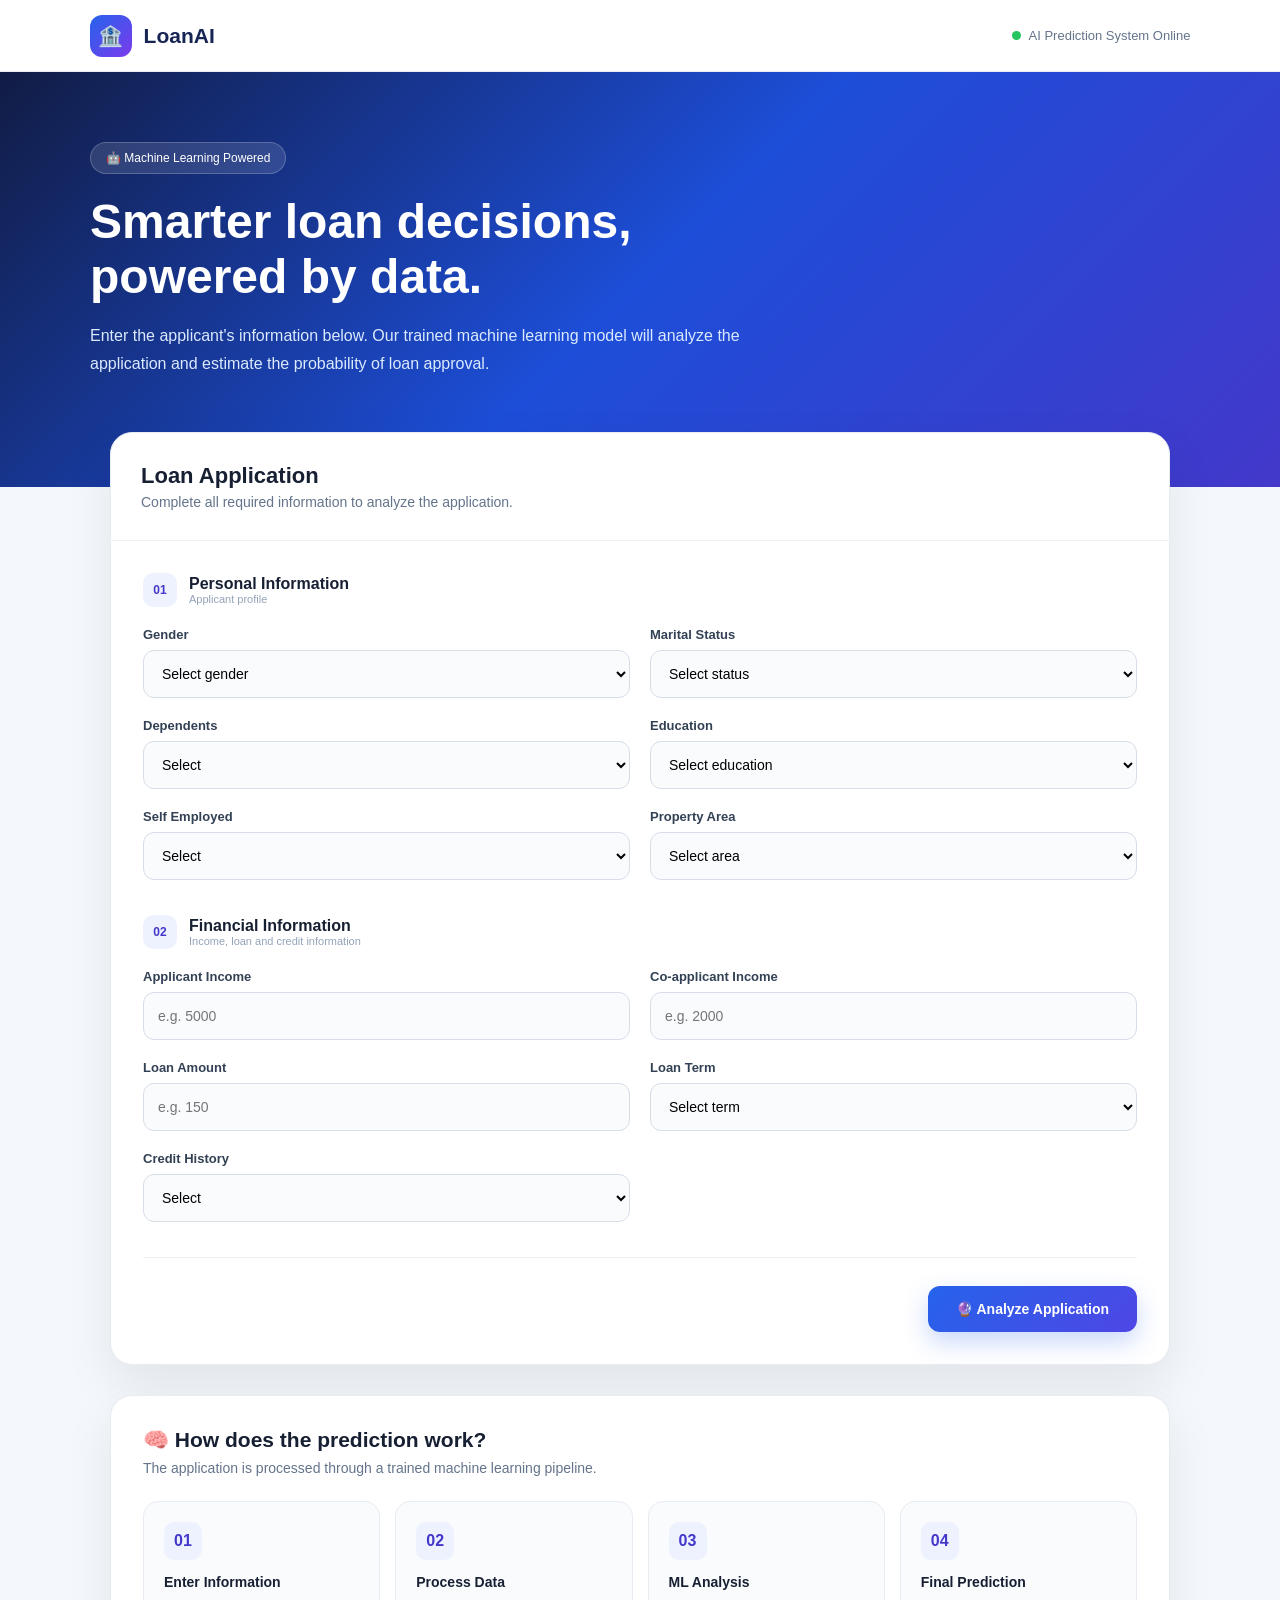
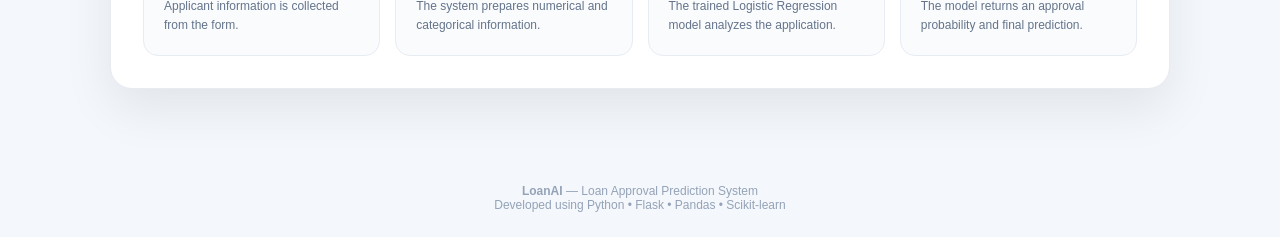
<file: templates/index.html>
<!DOCTYPE html>
<html lang="en">

<head>

    <meta charset="UTF-8">

    <meta
        name="viewport"
        content="width=device-width, initial-scale=1.0"
    >

    <title>LoanAI | Loan Application</title>


    <style>

        * {
            margin: 0;
            padding: 0;
            box-sizing: border-box;
        }


        body {

            font-family:
                Arial,
                Helvetica,
                sans-serif;

            background: #f4f7fb;

            color: #172033;

        }


        /* ==================================================
           NAVBAR
        ================================================== */

        .navbar {

            height: 72px;

            background: white;

            border-bottom:
                1px solid #e7ebf2;

            display: flex;

            justify-content:
                space-between;

            align-items: center;

            padding:
                0 7%;

        }


        .brand {

            display: flex;

            align-items: center;

            gap: 12px;

            font-size: 21px;

            font-weight: 800;

            color: #172554;

        }


        .brand-icon {

            width: 42px;

            height: 42px;

            border-radius: 12px;

            display: flex;

            align-items: center;

            justify-content: center;

            background:
                linear-gradient(
                    135deg,
                    #2563eb,
                    #7c3aed
                );

            color: white;

            font-size: 20px;

        }


        .status {

            display: flex;

            align-items: center;

            gap: 8px;

            color: #64748b;

            font-size: 13px;

        }


        .status-dot {

            width: 9px;

            height: 9px;

            border-radius: 50%;

            background: #22c55e;

        }


        /* ==================================================
           HERO
        ================================================== */

        .hero {

            background:
                linear-gradient(
                    135deg,
                    #111c44,
                    #1d4ed8,
                    #4338ca
                );

            color: white;

            padding:
                70px 7% 110px;

        }


        .hero-content {

            max-width: 1100px;

            margin: auto;

        }


        .badge {

            display: inline-block;

            padding:
                8px 15px;

            border-radius: 30px;

            background:
                rgba(255,255,255,0.12);

            border:
                1px solid
                rgba(255,255,255,0.2);

            font-size: 12px;

            margin-bottom: 20px;

        }


        .hero h1 {

            max-width: 720px;

            font-size: 48px;

            line-height: 1.15;

            margin-bottom: 18px;

        }


        .hero p {

            max-width: 650px;

            color: #dbeafe;

            font-size: 16px;

            line-height: 1.7;

        }


        /* ==================================================
           MAIN
        ================================================== */

        .container {

            max-width: 1100px;

            margin:
                -55px auto 70px;

            padding:
                0 20px;

            position: relative;

        }


        .card {

            background: white;

            border-radius: 22px;

            border:
                1px solid #e7ebf2;

            box-shadow:
                0 20px 50px
                rgba(15,23,42,0.08);

        }


        .header {

            padding: 30px;

            border-bottom:
                1px solid #edf0f5;

        }


        .header h2 {

            font-size: 22px;

            margin-bottom: 5px;

        }


        .header p {

            color: #64748b;

            font-size: 14px;

        }


        /* ==================================================
           FORM
        ================================================== */

        .form {

            padding: 32px;

        }


        .section {

            margin-bottom: 35px;

        }


        .section-title {

            display: flex;

            align-items: center;

            gap: 12px;

            margin-bottom: 20px;

        }


        .number {

            width: 34px;

            height: 34px;

            display: flex;

            align-items: center;

            justify-content: center;

            background: #eef2ff;

            color: #4338ca;

            border-radius: 10px;

            font-size: 12px;

            font-weight: 800;

        }


        .section-title h3 {

            font-size: 16px;

        }


        .section-title p {

            color: #94a3b8;

            font-size: 11px;

        }


        .grid {

            display: grid;

            grid-template-columns:
                repeat(2, 1fr);

            gap: 20px;

        }


        .field {

            display: flex;

            flex-direction: column;

        }


        label {

            font-size: 13px;

            font-weight: 700;

            color: #334155;

            margin-bottom: 8px;

        }


        input,
        select {

            height: 48px;

            border:
                1px solid #d8dee9;

            border-radius: 11px;

            padding:
                0 14px;

            background: #fafbfd;

            outline: none;

            font-size: 14px;

        }


        input:focus,
        select:focus {

            border-color: #4f46e5;

            background: white;

            box-shadow:
                0 0 0 4px
                rgba(79,70,229,0.09);

        }


        .hint {

            margin-top: 6px;

            color: #94a3b8;

            font-size: 11px;

        }


        /* ==================================================
           BUTTON
        ================================================== */

        .submit {

            border-top:
                1px solid #edf0f5;

            padding-top: 28px;

            display: flex;

            justify-content: flex-end;

        }


        button {

            border: none;

            padding:
                15px 28px;

            border-radius: 12px;

            background:
                linear-gradient(
                    135deg,
                    #2563eb,
                    #4f46e5
                );

            color: white;

            font-weight: 800;

            font-size: 14px;

            cursor: pointer;

            box-shadow:
                0 10px 25px
                rgba(37,99,235,0.25);

            transition: 0.2s;

        }


        button:hover {

            transform:
                translateY(-2px);

        }


        /* ==================================================
           HOW IT WORKS
        ================================================== */

        .how {

            margin-top: 30px;

            padding: 32px;

        }


        .how h2 {

            font-size: 21px;

            margin-bottom: 8px;

        }


        .how > p {

            color: #64748b;

            font-size: 14px;

            margin-bottom: 25px;

        }


        .steps {

            display: grid;

            grid-template-columns:
                repeat(4,1fr);

            gap: 15px;

        }


        .step {

            padding: 20px;

            background: #fafbfd;

            border:
                1px solid #e7ebf2;

            border-radius: 15px;

        }


        .step-number {

            width: 38px;

            height: 38px;

            display: flex;

            align-items: center;

            justify-content: center;

            background: #eef2ff;

            color: #4338ca;

            border-radius: 10px;

            font-weight: 800;

            margin-bottom: 14px;

        }


        .step h4 {

            font-size: 14px;

            margin-bottom: 7px;

        }


        .step p {

            color: #64748b;

            font-size: 12px;

            line-height: 1.6;

        }


        footer {

            text-align: center;

            padding: 25px;

            color: #94a3b8;

            font-size: 12px;

        }


        /* ==================================================
           RESPONSIVE
        ================================================== */

        @media(max-width:800px) {

            .hero h1 {

                font-size: 37px;

            }

            .steps {

                grid-template-columns:
                    repeat(2,1fr);

            }

        }


        @media(max-width:600px) {

            .status {

                display: none;

            }

            .hero {

                padding:
                    50px 20px 90px;

            }

            .hero h1 {

                font-size: 31px;

            }

            .container {

                padding:
                    0 12px;

            }

            .form {

                padding: 22px;

            }

            .grid {

                grid-template-columns: 1fr;

            }

            .steps {

                grid-template-columns: 1fr;

            }

            .submit button {

                width: 100%;

            }

        }

    </style>

</head>


<body>


<!-- ======================================================
     NAVBAR
====================================================== -->

<nav class="navbar">

    <div class="brand">

        <div class="brand-icon">
            🏦
        </div>

        LoanAI

    </div>


    <div class="status">

        <span class="status-dot"></span>

        AI Prediction System Online

    </div>

</nav>


<!-- ======================================================
     HERO
====================================================== -->

<section class="hero">

    <div class="hero-content">

        <div class="badge">
            🤖 Machine Learning Powered
        </div>


        <h1>
            Smarter loan decisions,
            powered by data.
        </h1>


        <p>
            Enter the applicant's information below.
            Our trained machine learning model will analyze
            the application and estimate the probability
            of loan approval.
        </p>

    </div>

</section>


<!-- ======================================================
     MAIN
====================================================== -->

<main class="container">


<div class="card">


    <div class="header">

        <h2>
            Loan Application
        </h2>

        <p>
            Complete all required information to analyze
            the application.
        </p>

    </div>


    <form
        class="form"
        action="/predict"
        method="POST"
        target="_blank"
    >


        <!-- ==================================================
             PERSONAL
        ================================================== -->

        <div class="section">

            <div class="section-title">

                <div class="number">
                    01
                </div>

                <div>

                    <h3>
                        Personal Information
                    </h3>

                    <p>
                        Applicant profile
                    </p>

                </div>

            </div>


            <div class="grid">


                <div class="field">

                    <label>
                        Gender
                    </label>

                    <select
                        name="Gender"
                        required
                    >

                        <option value="">
                            Select gender
                        </option>

                        <option value="Male">
                            Male
                        </option>

                        <option value="Female">
                            Female
                        </option>

                    </select>

                </div>


                <div class="field">

                    <label>
                        Marital Status
                    </label>

                    <select
                        name="Married"
                        required
                    >

                        <option value="">
                            Select status
                        </option>

                        <option value="Yes">
                            Married
                        </option>

                        <option value="No">
                            Not Married
                        </option>

                    </select>

                </div>


                <div class="field">

                    <label>
                        Dependents
                    </label>

                    <select
                        name="Dependents"
                        required
                    >

                        <option value="">
                            Select
                        </option>

                        <option value="0">
                            0
                        </option>

                        <option value="1">
                            1
                        </option>

                        <option value="2">
                            2
                        </option>

                        <option value="3+">
                            3+
                        </option>

                    </select>

                </div>


                <div class="field">

                    <label>
                        Education
                    </label>

                    <select
                        name="Education"
                        required
                    >

                        <option value="">
                            Select education
                        </option>

                        <option value="Graduate">
                            Graduate
                        </option>

                        <option value="Not Graduate">
                            Not Graduate
                        </option>

                    </select>

                </div>


                <div class="field">

                    <label>
                        Self Employed
                    </label>

                    <select
                        name="Self_Employed"
                        required
                    >

                        <option value="">
                            Select
                        </option>

                        <option value="Yes">
                            Yes
                        </option>

                        <option value="No">
                            No
                        </option>

                    </select>

                </div>


                <div class="field">

                    <label>
                        Property Area
                    </label>

                    <select
                        name="Property_Area"
                        required
                    >

                        <option value="">
                            Select area
                        </option>

                        <option value="Urban">
                            Urban
                        </option>

                        <option value="Semiurban">
                            Semiurban
                        </option>

                        <option value="Rural">
                            Rural
                        </option>

                    </select>

                </div>


            </div>

        </div>


        <!-- ==================================================
             FINANCIAL
        ================================================== -->

        <div class="section">

            <div class="section-title">

                <div class="number">
                    02
                </div>

                <div>

                    <h3>
                        Financial Information
                    </h3>

                    <p>
                        Income, loan and credit information
                    </p>

                </div>

            </div>


            <div class="grid">


                <div class="field">

                    <label>
                        Applicant Income
                    </label>

                    <input
                        type="number"
                        name="ApplicantIncome"
                        min="0"
                        placeholder="e.g. 5000"
                        required
                    >

                </div>


                <div class="field">

                    <label>
                        Co-applicant Income
                    </label>

                    <input
                        type="number"
                        name="CoapplicantIncome"
                        min="0"
                        placeholder="e.g. 2000"
                        required
                    >

                </div>


                <div class="field">

                    <label>
                        Loan Amount
                    </label>

                    <input
                        type="number"
                        name="LoanAmount"
                        min="0"
                        placeholder="e.g. 150"
                        required
                    >

                </div>


                <div class="field">

                    <label>
                        Loan Term
                    </label>

                    <select
                        name="Loan_Amount_Term"
                        required
                    >

                        <option value="">
                            Select term
                        </option>

                        <option value="120">
                            120 months
                        </option>

                        <option value="180">
                            180 months
                        </option>

                        <option value="240">
                            240 months
                        </option>

                        <option value="300">
                            300 months
                        </option>

                        <option value="360">
                            360 months
                        </option>

                        <option value="480">
                            480 months
                        </option>

                    </select>

                </div>


                <div class="field">

                    <label>
                        Credit History
                    </label>

                    <select
                        name="Credit_History"
                        required
                    >

                        <option value="">
                            Select
                        </option>

                        <option value="1">
                            Good
                        </option>

                        <option value="0">
                            Poor
                        </option>

                    </select>

                </div>


            </div>

        </div>


        <!-- ==================================================
             BUTTON
        ================================================== -->

        <div class="submit">

            <button type="submit">

                🔮 Analyze Application

            </button>

        </div>


    </form>

</div>


<!-- ======================================================
     HOW IT WORKS
====================================================== -->

<div class="card how">

    <h2>
        🧠 How does the prediction work?
    </h2>

    <p>
        The application is processed through a trained
        machine learning pipeline.
    </p>


    <div class="steps">


        <div class="step">

            <div class="step-number">
                01
            </div>

            <h4>
                Enter Information
            </h4>

            <p>
                Applicant information is collected
                from the form.
            </p>

        </div>


        <div class="step">

            <div class="step-number">
                02
            </div>

            <h4>
                Process Data
            </h4>

            <p>
                The system prepares numerical and
                categorical information.
            </p>

        </div>


        <div class="step">

            <div class="step-number">
                03
            </div>

            <h4>
                ML Analysis
            </h4>

            <p>
                The trained Logistic Regression model
                analyzes the application.
            </p>

        </div>


        <div class="step">

            <div class="step-number">
                04
            </div>

            <h4>
                Final Prediction
            </h4>

            <p>
                The model returns an approval probability
                and final prediction.
            </p>

        </div>


    </div>

</div>


</main>


<footer>

    <strong>LoanAI</strong>
    — Loan Approval Prediction System

    <br>

    Developed using Python • Flask • Pandas • Scikit-learn

</footer>


</body>

</html>
</file>
